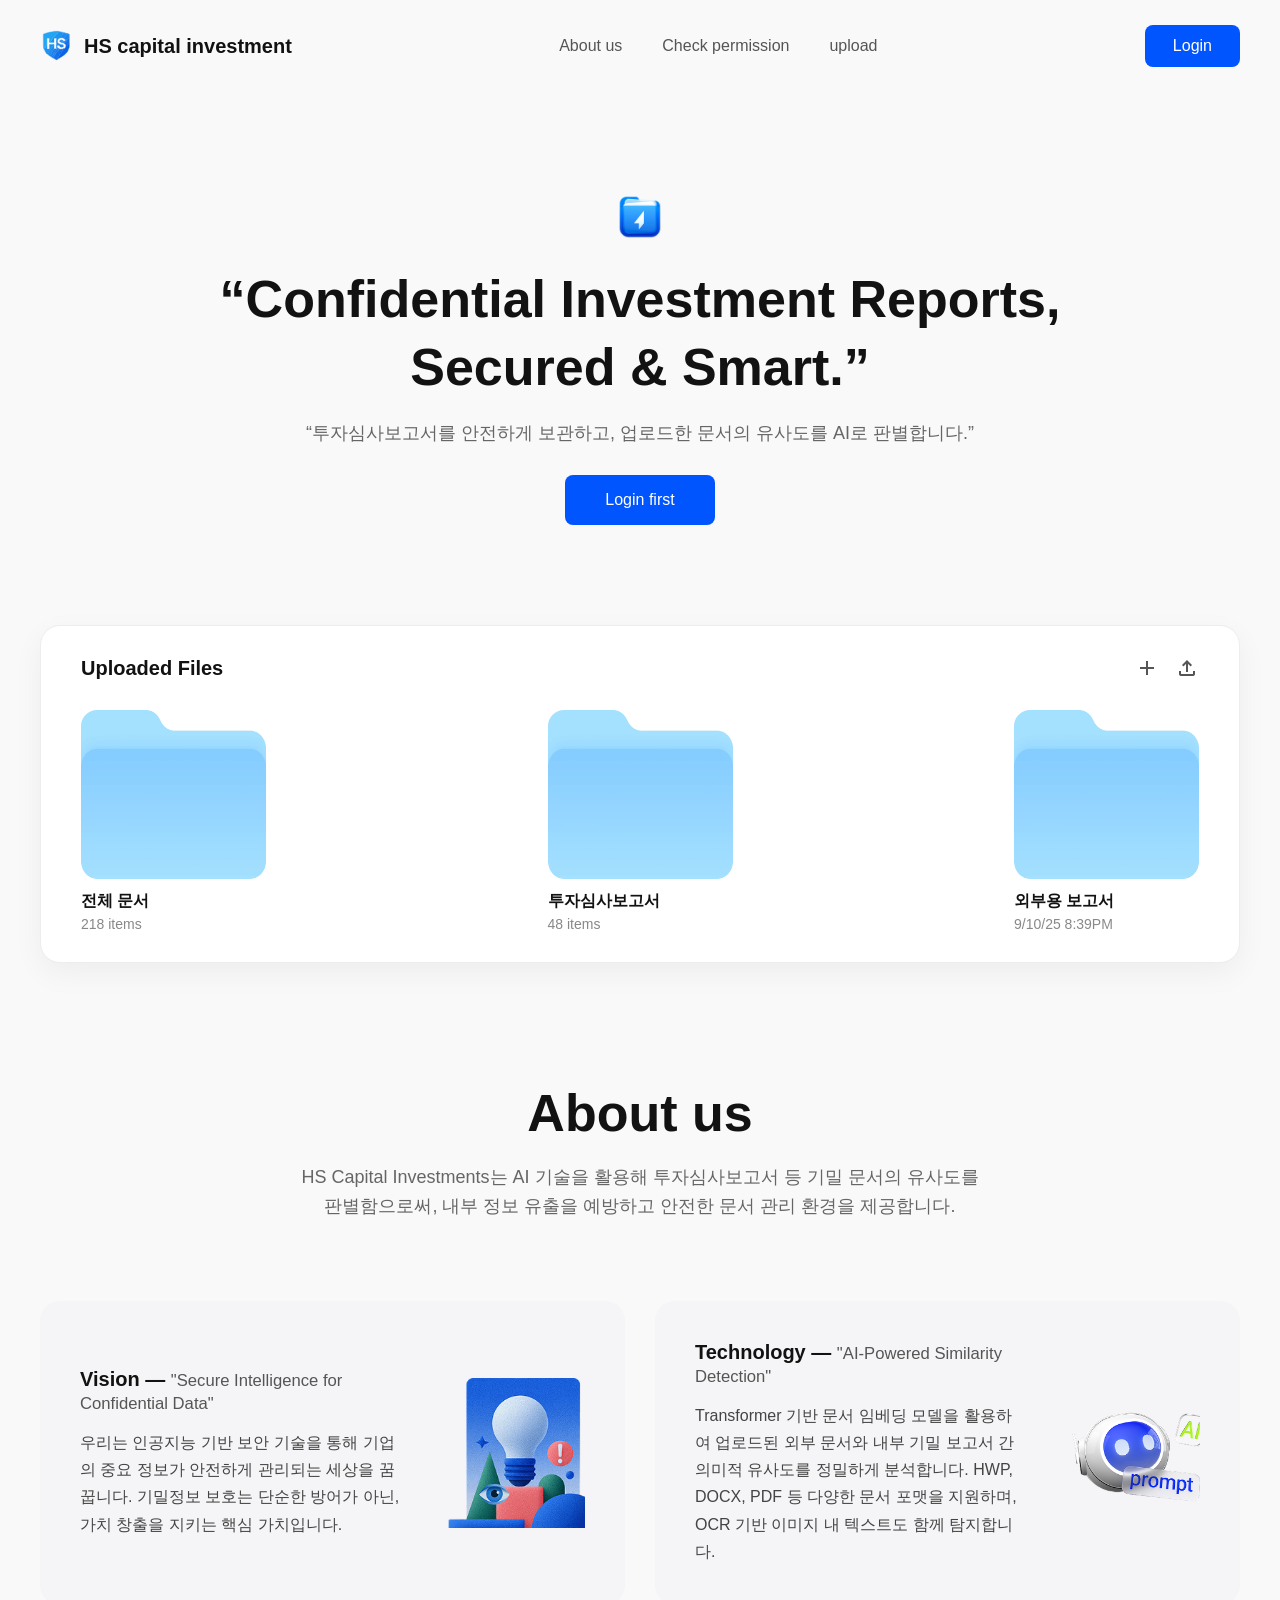
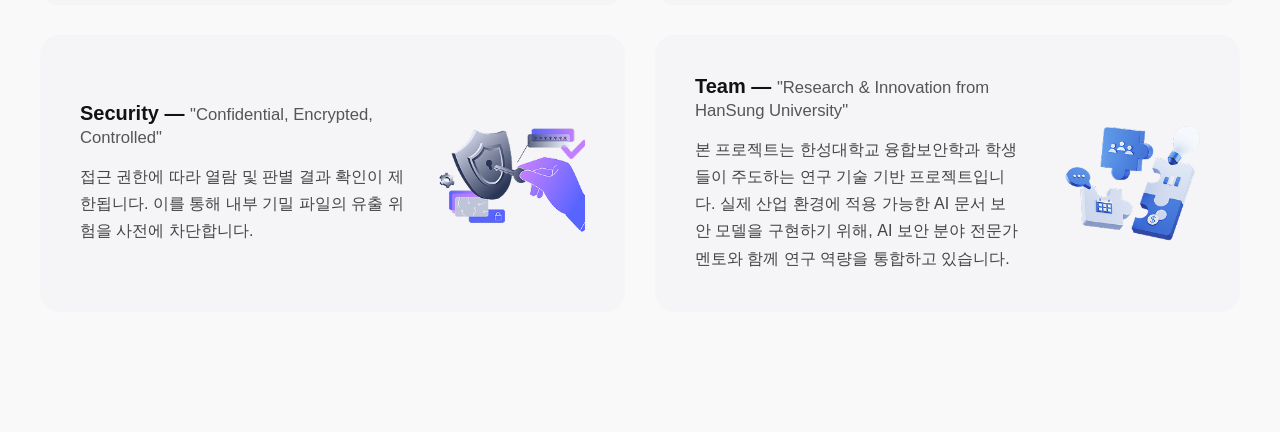
<file: v2_folder/HScapital/index.html>
<!DOCTYPE html>
<html lang="ko">
<head>
    <meta charset="UTF-8">
    <meta name="viewport" content="width=device-width, initial-scale=1.0">
    <title>HS Capital Investment</title>
    <link rel="stylesheet" href="style.css">
    <link rel="stylesheet" href="https://fonts.googleapis.com/css2?family=Material+Symbols+Outlined:opsz,wght,FILL,GRAD@24,400,0,0" />
</head>
<body>

    <div class="container">
        <header class="main-header">
            <div class="logo">
                <img src="images/logo.svg" alt="HS Capital Investment Logo">
                <span>HS capital investment</span>
            </div>
            <nav class="main-nav">
                <a href="#about-us">About us</a>
                <a href="#">Check permission</a>
                <a href="upload.html">upload</a>
            </nav>
            <a href="login.html" class="login-btn">Login</a>
        </header>

        <main class="hero-section">
            <img src="images/icon-lightning.svg" alt="Secure Icon" class="hero-icon">
            <h1>“Confidential Investment Reports,<br>Secured & Smart.”</h1>
            <p>“투자심사보고서를 안전하게 보관하고, 업로드한 문서의 유사도를 AI로 판별합니다.”</p>
            <a href="login.html" class="login-first-btn">Login first</a>
        </main>

        <section class="files-section">
            <div class="section-header">
                <h2>Uploaded Files</h2>
                <div class="action-icons">
                    <span class="material-symbols-outlined">add</span>
                    <span class="material-symbols-outlined">upload</span>
                </div>
            </div>
            <div class="folder-grid">
                <div class="folder-item">
                    <img src="images/icon-folder.svg" alt="Folder">
                    <strong>전체 문서</strong>
                    <span>218 items</span>
                </div>
                <div class="folder-item">
                    <img src="images/icon-folder.svg" alt="Folder">
                    <strong>투자심사보고서</strong>
                    <span>48 items</span>
                </div>
                <div class="folder-item">
                    <img src="images/icon-folder.svg" alt="Folder">
                    <strong>외부용 보고서</strong>
                    <span>9/10/25 8:39PM</span>
                </div>
                
            </div>
        </section>

        </section> <section id="about-us" class="about-section">
            <h2>About us</h2>
            <p class="about-subtitle">HS Capital Investments는 AI 기술을 활용해 투자심사보고서 등 기밀 문서의 유사도를 판별함으로써, 내부 정보 유출을 예방하고 안전한 문서 관리 환경을 제공합니다.</p>

            <div class="about-grid">
                <div class="about-item">
                    <div class="about-text">
                        <h3>Vision — <small>"Secure Intelligence for Confidential Data"</small></h3>
                        <p>우리는 인공지능 기반 보안 기술을 통해 기업의 중요 정보가 안전하게 관리되는 세상을 꿈꿉니다. 기밀정보 보호는 단순한 방어가 아닌, 가치 창출을 지키는 핵심 가치입니다.</p>
                    </div>
                    <img src="images/about-vision.png" alt="Vision">
                </div>
                <div class="about-item">
                    <div class="about-text">
                        <h3>Technology — <small>"AI-Powered Similarity Detection"</small></h3>
                        <p>Transformer 기반 문서 임베딩 모델을 활용하여 업로드된 외부 문서와 내부 기밀 보고서 간 의미적 유사도를 정밀하게 분석합니다. HWP, DOCX, PDF 등 다양한 문서 포맷을 지원하며, OCR 기반 이미지 내 텍스트도 함께 탐지합니다.</p>
                    </div>
                    <img src="images/about-tech.png" alt="Technology">
                </div>
                <div class="about-item">
                    <div class="about-text">
                        <h3>Security — <small>"Confidential, Encrypted, Controlled"</small></h3>
                        <p>접근 권한에 따라 열람 및 판별 결과 확인이 제한됩니다. 이를 통해 내부 기밀 파일의 유출 위험을 사전에 차단합니다.</p>
                    </div>
                    <img src="images/about-security.png" alt="Security">
                </div>
                <div class="about-item">
                    <div class="about-text">
                        <h3>Team — <small>"Research & Innovation from HanSung University"</small></h3>
                        <p>본 프로젝트는 한성대학교 융합보안학과 학생들이 주도하는 연구 기술 기반 프로젝트입니다. 실제 산업 환경에 적용 가능한 AI 문서 보안 모델을 구현하기 위해, AI 보안 분야 전문가 멘토와 함께 연구 역량을 통합하고 있습니다.</p>
                    </div>
                    <img src="images/about-team.png" alt="Team">
                </div>
            </div>
        </section>
    </div>

</body>
</html>
</file>
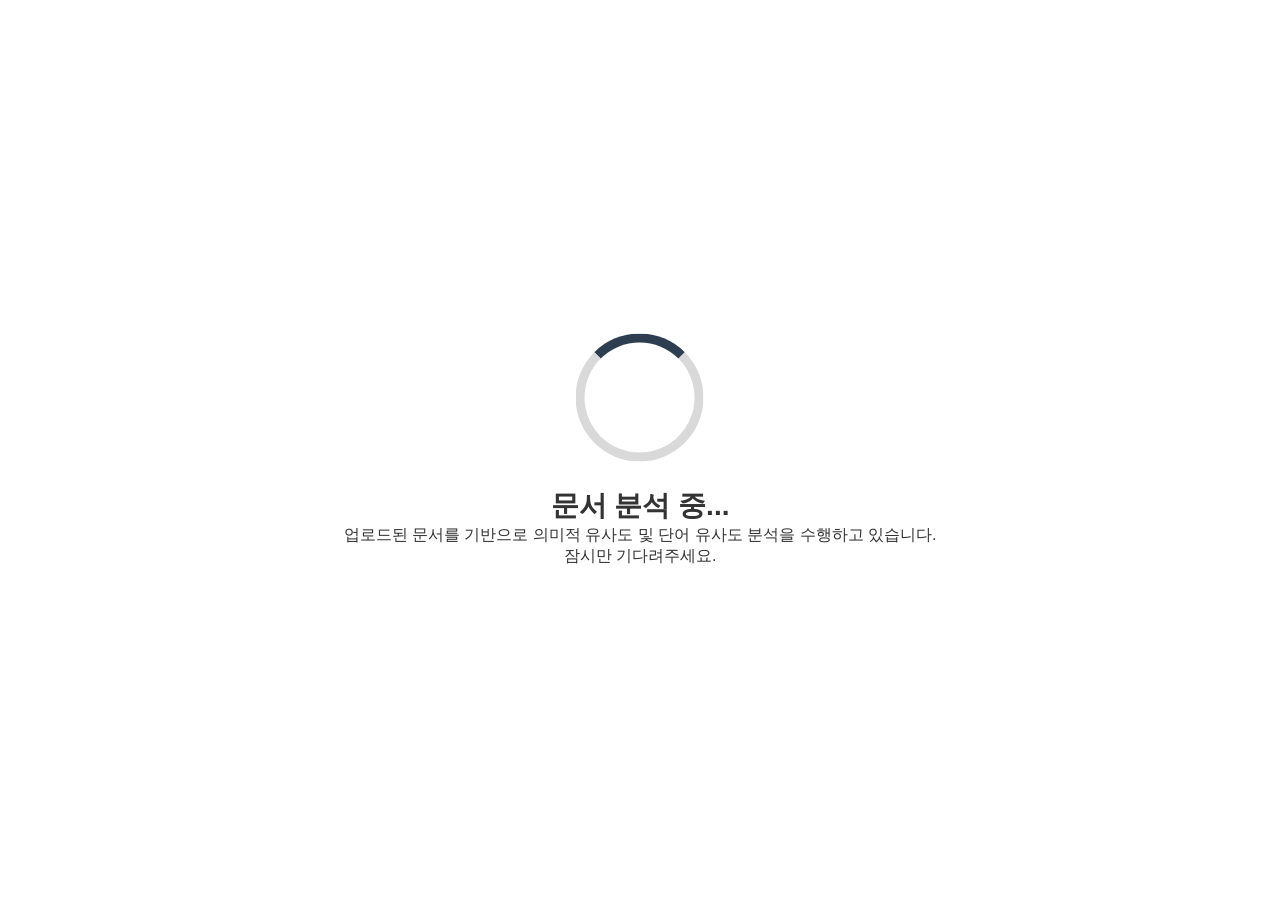
<file: final_version_folder/loading.html>
<!DOCTYPE html>
<html lang="ko">

<head>
    <meta charset="UTF-8">
    <title>문서 분석 중...</title>

    <!-- Pretendard 폰트 -->
    <link rel="stylesheet" href="upload.css">
    <link rel="stylesheet" href="loading.css">
</head>

<body>

    <div class="loading-container">
        <div class="spinner"></div>
        <div class="loading-title" style="font-size:28px; font-weight:700;">문서 분석 중...</div>
        <div class="loading-desc" style="font-size:16px;">업로드된 문서를 기반으로 의미적 유사도 및 단어 유사도 분석을 수행하고 있습니다.</div>
        <div class="loading-desc" style="font-size:16px;">잠시만 기다려주세요.</div>
    </div>

    <!-- run_query 결과 -->
    <div id="runquery-section" style="display:none;">
        <h1
            style="text-align:center; font-size:24px; font-weight:700; margin-top: 0; margin-bottom: 40; padding-top: 0;">
            TOP3 유사 문서</h1>
        <div id="runquery-result" class="result-list"></div>
    </div>

    <div id="llm-loading" style="margin-top: 40px; display:none; text-align:center;">
        <div class="spinner" style="width:60px; height:60px; border-width:5px; margin-bottom:15px;"></div>
        <div style="font-size:18px; font-weight:600;">LLM 요약 생성 중입니다...</div>
    </div>

    <button id="go-result-btn">결과 페이지로 이동</button>

    <script src="loading.js"></script>

</body>
</html>
</file>
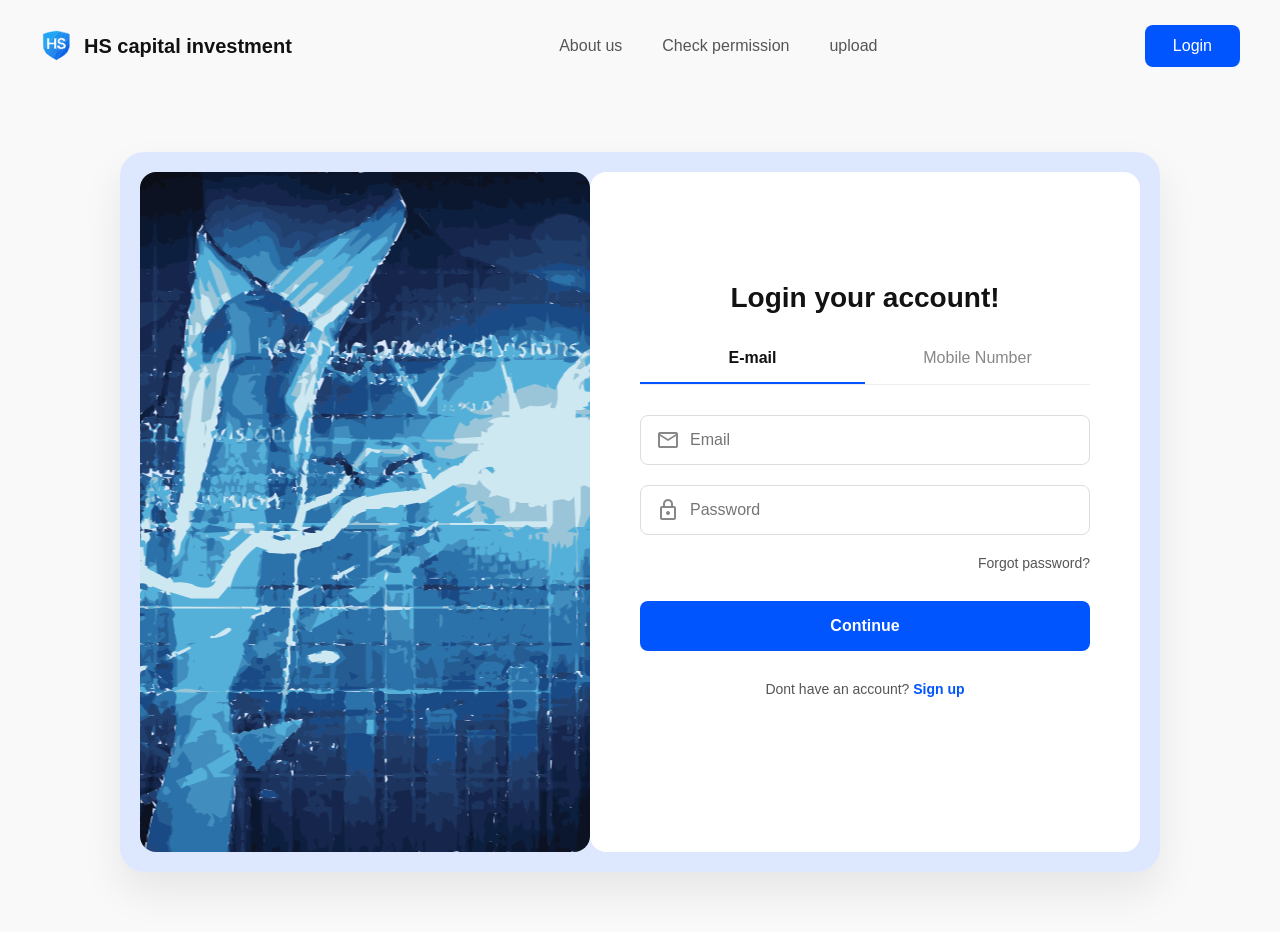
<file: v2_folder/HScapital/login.html>
<!DOCTYPE html>
<html lang="ko">
<head>
    <meta charset="UTF-8">
    <meta name="viewport" content="width=device-width, initial-scale=1.0">
    <title>Login - HS Capital Investment</title>
    <link rel="stylesheet" href="login.css">
    <link rel="stylesheet" href="https://fonts.googleapis.com/css2?family=Material+Symbols+Outlined:opsz,wght,FILL,GRAD@24,400,0,0" />
</head>
<body>
    <div class="container">
        <header class="main-header">
            <a href="index.html" class="logo"> <img src="images/logo.svg" alt="HS Capital Investment Logo">
                <span>HS capital investment</span>
            </a>
            <nav class="main-nav">
                <a href="index.html#about-us">About us</a>
                <a href="#">Check permission</a>
                <a href="upload.html">upload</a>
            </nav>
            <a href="login.html" class="login-btn">Login</a>
        </header>

        <main class="login-section">
            <div class="login-wrapper">
                <div class="image-panel">
                    </div>
                <div class="form-panel">
                    <h2>Login your account!</h2>

                    <div class="tabs">
                        <button class="tab-btn active">E-mail</button>
                        <button class="tab-btn">Mobile Number</button>
                    </div>

                    <form action="#">
                        <div class="input-group">
                            <span class="material-symbols-outlined">mail</span>
                            <input type="email" placeholder="Email">
                        </div>
                        <div class="input-group">
                            <span class="material-symbols-outlined">lock</span>
                            <input type="password" placeholder="Password">
                        </div>
                        
                        <a href="#" class="forgot-password">Forgot password?</a>

                        <button type="submit" class="continue-btn">Continue</button>
                    </form>

                    <p class="signup-link">
                    Dont have an account? <a href="signup.html">Sign up</a> </p>
                    </p>
                </div>
            </div>
        </main>
    </div>
</body>
</html>
</file>
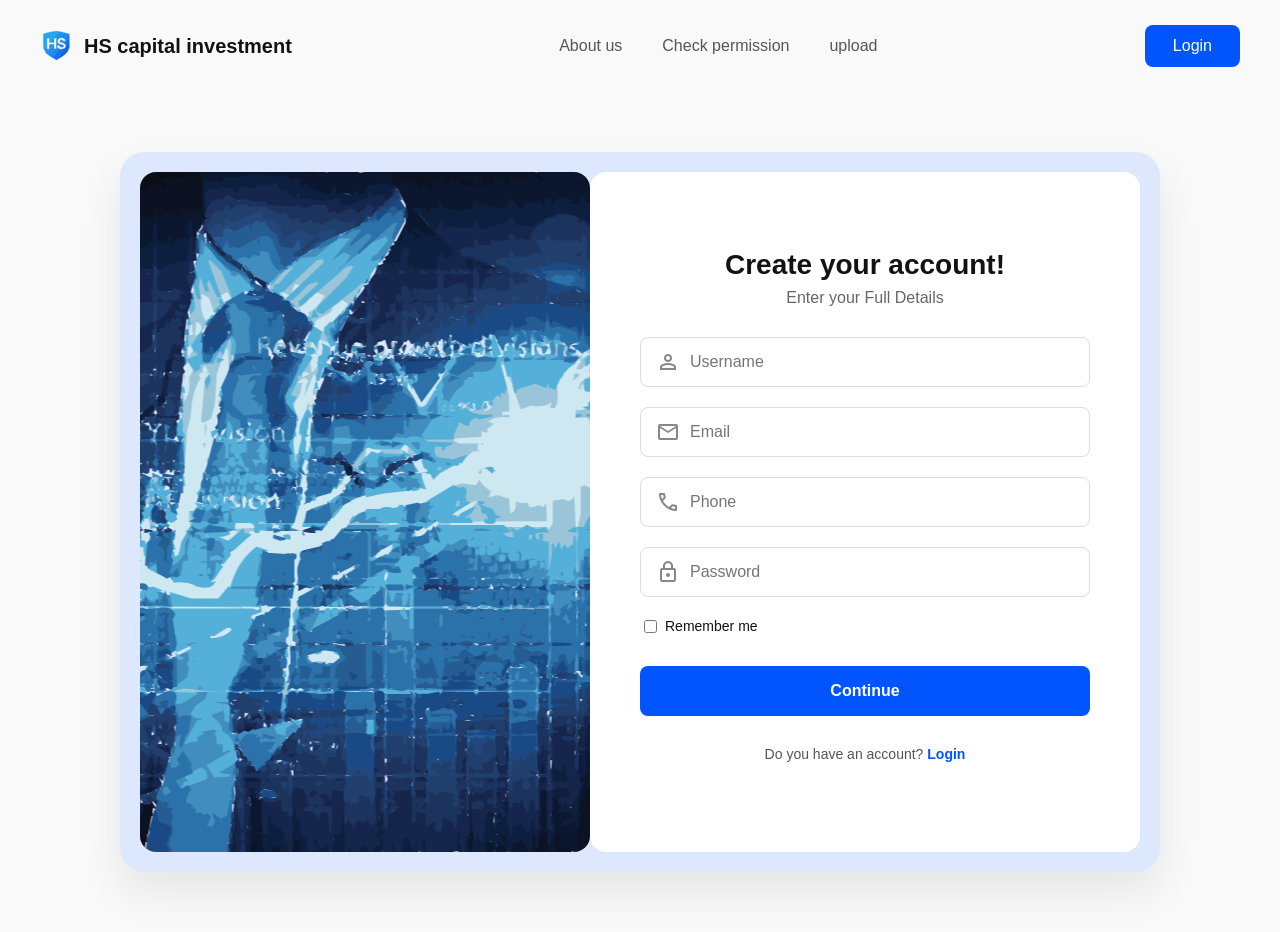
<file: v2_folder/HScapital/signup.html>
<!DOCTYPE html>
<html lang="ko">
<head>
    <meta charset="UTF-8">
    <meta name="viewport" content="width=device-width, initial-scale=1.0">
    <title>Sign Up - HS Capital Investment</title>
    <link rel="stylesheet" href="signup.css">
    <link rel="stylesheet" href="https://fonts.googleapis.com/css2?family=Material+Symbols+Outlined:opsz,wght,FILL,GRAD@24,400,0,0" />
</head>
<body>
    <div class="container">
        <header class="main-header">
            <a href="index.html" class="logo">
                <img src="images/logo.svg" alt="HS Capital Investment Logo">
                <span>HS capital investment</span>
            </a>
            <nav class="main-nav">
                <a href="index.html#about-us">About us</a>
                <a href="#">Check permission</a>
                <a href="upload.html">upload</a>
            </nav>
            <a href="login.html" class="login-btn">Login</a>
        </header>

        <main class="signup-section">
            <div class="signup-wrapper">
                <div class="image-panel">
                    </div>
                <div class="form-panel">
                    <h2>Create your account!</h2>
                    <p class="subtitle">Enter your Full Details</p>

                    <form action="#">
                        <div class="input-group">
                            <span class="material-symbols-outlined">person</span>
                            <input type="text" placeholder="Username">
                        </div>
                        <div class="input-group">
                            <span class="material-symbols-outlined">mail</span>
                            <input type="email" placeholder="Email">
                        </div>
                        <div class="input-group">
                            <span class="material-symbols-outlined">call</span>
                            <input type="tel" placeholder="Phone">
                        </div>
                        <div class="input-group">
                            <span class="material-symbols-outlined">lock</span>
                            <input type="password" placeholder="Password">
                        </div>
                        
                        <div class="remember-me">
                            <input type="checkbox" id="remember">
                            <label for="remember">Remember me</label>
                        </div>

                        <button type="submit" class="continue-btn">Continue</button>
                    </form>

                    <p class="login-link">
                        Do you have an account? <a href="login.html">Login</a>
                    </p>
                </div>
            </div>
        </main>
    </div>
</body>
</html>
</file>
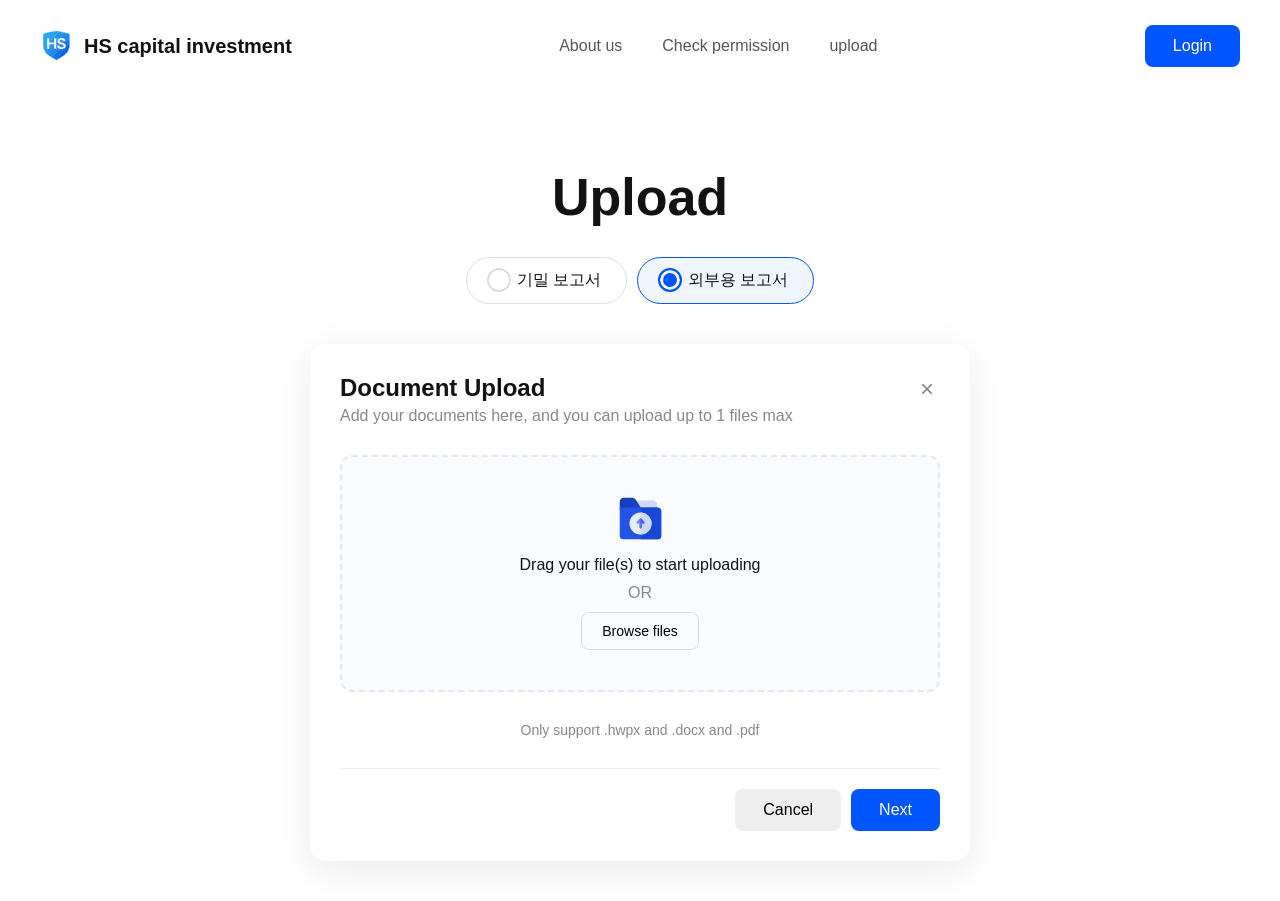
<file: v2_folder/HScapital/upload.html>
<!DOCTYPE html>
<html lang="ko">
<head>
    <meta charset="UTF-8">
    <meta name="viewport" content="width=device-width, initial-scale=1.0">
    <title>Upload - HS Capital Investment</title>
    <link rel="stylesheet" href="upload.css">
    <link rel="stylesheet" href="https://fonts.googleapis.com/css2?family=Material+Symbols+Outlined:opsz,wght,FILL,GRAD@24,400,0,0" />
</head>
<body>
    <div class="container">
        <header class="main-header">
            <a href="index.html" class="logo">
                <img src="images/logo.svg" alt="HS Capital Investment Logo">
                <span>HS capital investment</span>
            </a>
            <nav class="main-nav">
                <a href="index.html#about-us">About us</a>
                <a href="#">Check permission</a>
                <a href="upload.html">upload</a>
            </nav>
            <a href="login.html" class="login-btn">Login</a>
        </header>

        <main class="upload-main">
            <h1>Upload</h1>
            <div class="report-type-selection">
                <input type="radio" id="type-internal" name="report-type">
                <label for="type-internal">기밀 보고서</label>
                <input type="radio" id="type-external" name="report-type" checked>
                <label for="type-external">외부용 보고서</label>
            </div>

            <div class="uploader-card">
                <div class="card-header">
                    <div>
                        <h2>Document Upload</h2>
                        <p>Add your documents here, and you can upload up to 1 files max</p>
                    </div>
                    <button class="close-btn">&times;</button>
                </div>
                
                <div class="drop-zone">
                    <input type="file" id="file-input" hidden>
                    <img src="images/icon-upload.svg" alt="Upload Icon">
                    <p>Drag your file(s) to start uploading</p>
                    <span>OR</span>
                    <button type="button" class="browse-btn">Browse files</button>
                </div>

                <p class="support-text">Only support .hwpx and .docx and .pdf</p>

                <div class="file-list"></div>

                <div class="card-footer">
                    <button type="button" class="cancel-btn">Cancel</button>
                    <button type="button" class="next-btn">Next</button>
                </div>
            </div>
        </main>
    </div>
    <script src="upload.js"></script>
</body>
</html>
</file>
<file: v2_folder/HScapital/style.css>
/* 기본 스타일 */
body {
    font-family: -apple-system, BlinkMacSystemFont, "Apple SD Gothic Neo", "Pretendard", "Roboto", "Segoe UI", sans-serif;
    margin: 0;
    background-color: #F9F9F9; /* 전체 배경색 */
    color: #121212; /* 기본 글자색 */
    -webkit-font-smoothing: antialiased; /* 폰트 부드럽게 */
}

a {
    text-decoration: none;
    color: inherit;
}

.container {
    max-width: 1200px; /* 콘텐츠 최대 너비 */
    margin: 0 auto; /* 가운데 정렬 */
    padding: 0 40px; /* 좌우 여백 */
}

/* 헤더 스타일 */
.main-header {
    display: flex;
    justify-content: space-between;
    align-items: center;
    padding: 25px 0;
}

.logo {
    display: flex;
    align-items: center;
    font-size: 20px;
    font-weight: 600;
}
.logo img { height: 32px; margin-right: 12px; }

.main-nav { display: flex; gap: 40px; /* 메뉴 간격 */ }
.main-nav a { color: #555; }
.login-btn {
    background-color: #0055FF;
    color: white;
    font-weight: 500;
    padding: 12px 28px;
    border-radius: 8px;
}

/* 메인(히어로) 섹션 스타일 */
.hero-section {
    text-align: center;
    padding: 100px 0;
}
.hero-icon { height: 50px; margin-bottom: 20px; }
.hero-section h1 {
    font-size: 52px;
    font-weight: 700;
    line-height: 1.3;
    margin: 0 0 20px 0;
}
.hero-section p {
    font-size: 18px;
    color: #666;
    margin-bottom: 30px;
}
.login-first-btn {
    background-color: #0055FF;
    color: white;
    font-weight: 500;
    padding: 16px 40px;
    border-radius: 8px;
    font-size: 16px;
    display: inline-block; /* a태그 패딩 적용 위함 */
}

/* 파일 섹션 스타일 */
.files-section {
    background-color: white;
    border: 1px solid #EDEDED;
    border-radius: 20px;
    padding: 30px 40px;
    box-shadow: 0 10px 30px rgba(0, 0, 0, 0.05);
}
.section-header {
    display: flex;
    justify-content: space-between;
    align-items: center;
    margin-bottom: 30px;
}
.section-header h2 { font-size: 20px; margin: 0; }
.action-icons { display: flex; gap: 16px; color: #555; }
.action-icons span { cursor: pointer; }

.folder-grid {
    display: flex;
    justify-content: space-between;
    gap: 20px;
}
.folder-item {
    display: flex;
    flex-direction: column; /* 아이템을 세로로 정렬 */
    align-items: flex-start; /* 왼쪽 정렬 */
}
.folder-item img { width: 100%; margin-bottom: 12px; }
.folder-item strong { font-size: 16px; font-weight: 600; margin-bottom: 4px; }
.folder-item span { font-size: 14px; color: #888; }

/* --- About Us 섹션 스타일 --- */
.about-section {
    padding: 120px 0; /* 위아래로 넉넉한 여백 */
    text-align: center;
}

.about-section h2 {
    font-size: 52px;
    font-weight: 700;
    margin: 0 0 20px 0;
}

.about-subtitle {
    font-size: 18px;
    color: #666;
    max-width: 700px;
    margin: 0 auto 80px auto; /* 가운데 정렬 및 아래 여백 */
    line-height: 1.6;
}

.about-grid {
    display: grid;
    grid-template-columns: 1fr 1fr; /* 2개의 열 */
    gap: 30px; /* 아이템 사이의 간격 */
    text-align: left;
}

.about-item {
    background-color: #F5F5F7; /* 연한 회색 배경 */
    border-radius: 20px;
    padding: 40px;
    display: flex;
    align-items: center;
    gap: 30px;
}

.about-item .about-text {
    flex: 1;
}

.about-item h3 {
    font-size: 20px;
    margin: 0 0 15px 0;
}
.about-item h3 small {
    font-weight: 500;
    color: #555;
}

.about-item p {
    font-size: 16px;
    color: #444;
    line-height: 1.7;
    margin: 0;
}

.about-item img {
    max-width: 150px;
    height: auto;
}

/* body 태그에 스크롤 부드럽게 하는 효과 추가 */
html {
    scroll-behavior: smooth;
}
</file>
<file: final_version_folder/upload.css>
/* ------------------------------
   기본 페이지 스타일
------------------------------ */
body {
    font-family: -apple-system, BlinkMacSystemFont, "Pretendard", sans-serif;
    margin: 0;
    background-color: #FFF;
    color: #121212;
}

.container {
    max-width: 1200px;
    margin: 0 auto;
    padding: 0 40px;
}

/* ------------------------------
   헤더
------------------------------ */
.main-header {
    display: flex;
    align-items: center;
    padding: 25px 0;
}

.logo {
    display: flex;
    align-items: center;
    font-size: 20px;
    font-weight: 600;
}

.logo img {
    height: 32px;
    margin-right: 12px;
}

/* ------------------------------
   메인 업로드 UI
------------------------------ */
.upload-main {
    text-align: center;
    padding: 40px 0;
}

.upload-main h1 {
    font-size: 52px;
    font-weight: 700;
    margin-top: 0px;
    margin-bottom: 30px;
}

/* ------------------------------
   업로드 카드
------------------------------ */
.uploader-card {
    max-width: 600px;
    margin: auto;
    background-color: white;
    border-radius: 16px;
    box-shadow: 0 10px 40px rgba(0, 0, 0, 0.08);
    padding: 30px;
    text-align: left;
}

.card-header {
    display: flex;
    justify-content: space-between;
    align-items: flex-start;
}

.card-header h2 {
    margin: 0;
    font-size: 22px;
}

.card-header p {
    margin: 0;
    color: #888;
}

.close-btn {
    background: none;
    border: none;
    font-size: 24px;
    cursor: pointer;
    color: #888;
}

/* ------------------------------
   드롭존 영역
------------------------------ */
.drop-zone {
    border: 2px dashed #d0d0d0;
    border-radius: 12px;
    padding: 40px;
    margin: 30px 0;
    text-align: center;
    background-color: #f6f6f6;

    display: flex;
    flex-direction: column;
    align-items: center;
}

.drop-zone.dragover {
    border-color: rgb(175, 175, 175);
    background-color: #d9d9d9;
}

.drop-zone img {
    margin-bottom: 16px;
}

.drop-zone p {
    font-size: 16px;
    font-weight: 500;
    margin: 0;
}

.drop-zone span {
    color: #888;
    margin: 10px 0;
}

.browse-btn {
    background: none;
    border: 1px solid #ddd;
    border-radius: 8px;
    padding: 10px 20px;
    font-size: 14px;
    font-weight: 500;
    cursor: pointer;
}

.browse-btn:hover {
    background-color: #dbdbdb;
    color: black;
}

/* ------------------------------
   지원 형식 텍스트
------------------------------ */
.support-text {
    font-size: 14px;
    color: #888;
    text-align: center;
}

/* ------------------------------
   파일 정보 리스트
------------------------------ */
.file-list {
    margin-top: 20px;
}

.file-item {
    display: flex;
    align-items: center;
    border: 1px solid #eee;
    border-radius: 8px;
    padding: 15px;
    margin-bottom: 10px;
}

.file-icon {
    font-size: 32px;
    margin-right: 15px;
    filter: grayscale(100%);
}

.file-info .file-name {
    font-size: 14px;
    font-weight: 600;
}

.file-info .file-size {
    font-size: 12px;
    color: #888;
}

/* ------------------------------
   Footer 버튼
------------------------------ */
.card-footer {
    display: flex;
    justify-content: flex-end;
    gap: 10px;
    margin-top: 30px;
    border-top: 1px solid #eee;
    padding-top: 20px;
}

.cancel-btn {
    background: #eee;
    border: none;
    padding: 12px 28px;
    border-radius: 8px;
    font-size: 16px;
    font-weight: 500;
    cursor: pointer;
}

.cancel-btn:hover {
    background-color: #dbdbdb;
    color: black;
}

.next-btn {
    background-color: black;
    color: white;
    border: none;
    padding: 12px 28px;
    border-radius: 8px;
    font-size: 16px;
    font-weight: 500;
    cursor: pointer;
}

.next-btn:hover {
    background-color: rgb(54, 54, 54);
    color: white;
}

img {
    filter: grayscale(100%);
}
</file>
<file: final_version_folder/loading.css>
body {
    text-align: center;
    position: absolute;
    top: 50%;
    left: 50%;
    transform: translate(-50%, -50%);
}

.loading-container {
    color: #333;
}

/* 로딩 스피너 */
.spinner {
    width: 110px;
    height: 110px;
    border: 9px solid #d9d9d9;
    border-top-color: #2c3e50;
    border-radius: 50%;
    animation: spin 1s linear infinite;
    margin: 0 auto 25px auto;
}

@keyframes spin {
    to {
        transform: rotate(360deg);
    }
}

/* 원그래프 + 중앙정렬 */
.result-list {
    display: flex;
    justify-content: center;
    gap: 70px;
    margin-top: 25px;
}

.doc-card {
    width: 150px;
    text-align: center;
    font-size: 16px;
    font-weight: 600;
    word-break: keep-all;
}

.circle-chart {
    width: 150px;
    height: 150px;
    margin: 0 auto;
    position: relative;
}

.circle-chart svg {
    width: 100%;
    height: 100%;
    overflow: visible;
}

.circle-bg {
    fill: none;
    stroke: #e6e9ef;
    stroke-width: 12;
}

.circle-progress {
    fill: none;
    stroke: #2c3e50;
    stroke-width: 12;
    stroke-linecap: round;
}

.circle-text {
    font-size: 22px;
    font-weight: 700;
    fill: black;
    text-anchor: middle;
    dominant-baseline: middle;
}

/* 결과 페이지 이동 버튼 */
#go-result-btn {
    margin-top: 40px;
    padding: 14px 28px;
    font-size: 18px;
    border: none;
    border-radius: 10px;
    background-color: white;
    color: black;
    display: none;
    cursor: pointer;
    text-decoration: none;
    font-weight: bold;
    transition: 0.2s;
}

#go-result-btn:hover {
    background-color: black;
    color: white;
    transform: translateY(-2px);
}
</file>
<file: v2_folder/HScapital/login.css>
/* login.css */

/* 기본 스타일 & 헤더 (style.css에서 가져옴) */
body {
    font-family: -apple-system, BlinkMacSystemFont, "Apple SD Gothic Neo", "Pretendard", "Roboto", "Segoe UI", sans-serif;
    margin: 0;
    background-color: #F9F9F9;
    color: #121212;
    -webkit-font-smoothing: antialiased;
}

a { text-decoration: none; color: inherit; }
.container { max-width: 1200px; margin: 0 auto; padding: 0 40px; }

.main-header { display: flex; justify-content: space-between; align-items: center; padding: 25px 0; }
.logo { display: flex; align-items: center; font-size: 20px; font-weight: 600; }
.logo img { height: 32px; margin-right: 12px; }
.main-nav { display: flex; gap: 40px; }
.main-nav a { color: #555; }
.login-btn { background-color: #0055FF; color: white; font-weight: 500; padding: 12px 28px; border-radius: 8px; }

/* --- 로그인 폼 전용 스타일 --- */
.login-section {
    display: flex;
    justify-content: center;
    align-items: center;
    padding: 60px 0;
}

.login-wrapper {
    display: flex;
    width: 1000px;
    height: 680px; /* 기존 600px에서 680px로 수정 */
    background-color: #DDE8FF; /* 연한 파랑 배경 */
    border-radius: 24px;
    padding: 20px;
    box-shadow: 0 20px 40px rgba(0, 0, 0, 0.08);
}

.image-panel {
    flex: 1; /* 왼쪽 패널이 남는 공간을 모두 차지 */
    background-image: url('images/login-bg.svg'); /* <<< Figma에서 왼쪽 패널 이미지를 이 이름으로 저장하세요! */
    background-size: cover;
    background-position: center;
    border-radius: 16px;
}

.form-panel {
    flex: 1; /* 오른쪽 패널 */
    background-color: white;
    border-radius: 16px;
    padding: 50px;
    display: flex;
    flex-direction: column;
    justify-content: center;
}

.form-panel h2 {
    font-size: 28px;
    font-weight: 600;
    margin: 0 0 20px 0;
    text-align: center;
}

.tabs {
    display: flex;
    border-bottom: 1px solid #eee;
    margin-bottom: 30px;
}
.tab-btn {
    flex: 1;
    padding: 15px;
    border: none;
    background: none;
    font-size: 16px;
    cursor: pointer;
    color: #888;
    border-bottom: 2px solid transparent;
}
.tab-btn.active {
    color: #121212;
    font-weight: 600;
    border-bottom-color: #0055FF;
}

.input-group {
    display: flex;
    align-items: center;
    border: 1px solid #ddd;
    border-radius: 8px;
    padding: 0 15px;
    margin-bottom: 20px;
}
.input-group span { color: #888; }
.input-group input {
    flex: 1;
    border: none;
    outline: none;
    padding: 15px 10px;
    font-size: 16px;
}

.forgot-password {
    display: block;
    text-align: right;
    font-size: 14px;
    color: #555;
    margin-bottom: 30px;
}

.continue-btn {
    width: 100%;
    background-color: #0055FF; /* 비활성화된 듯한 연한 파랑 */
    color: white;
    font-size: 16px;
    font-weight: 600;
    padding: 16px;
    border: none;
    border-radius: 8px;
    cursor: pointer;
}

.signup-link {
    text-align: center;
    margin-top: 30px;
    font-size: 14px;
    color: #555;
}
.signup-link a {
    color: #0055FF;
    font-weight: 600;
}
</file>
<file: v2_folder/HScapital/signup.css>
/* signup.css */

/* 기본 스타일 & 헤더 (login.css에서 가져옴) */
body {
    font-family: -apple-system, BlinkMacSystemFont, "Apple SD Gothic Neo", "Pretendard", "Roboto", "Segoe UI", sans-serif;
    margin: 0;
    background-color: #F9F9F9;
    color: #121212;
    -webkit-font-smoothing: antialiased;
}

a { text-decoration: none; color: inherit; }
.container { max-width: 1200px; margin: 0 auto; padding: 0 40px; }

.main-header { display: flex; justify-content: space-between; align-items: center; padding: 25px 0; }
.logo { display: flex; align-items: center; font-size: 20px; font-weight: 600; }
.logo img { height: 32px; margin-right: 12px; }
.main-nav { display: flex; gap: 40px; }
.main-nav a { color: #555; }
.login-btn { background-color: #0055FF; color: white; font-weight: 500; padding: 12px 28px; border-radius: 8px; }

/* --- 회원가입 폼 전용 스타일 --- */
.signup-section {
    display: flex;
    justify-content: center;
    align-items: center;
    padding: 60px 0;
}

.signup-wrapper {
    display: flex;
    width: 1000px;
    height: 680px; /* min-height를 height로 바꾸고 값을 680px로 수정 */
    background-color: #DDE8FF;
    border-radius: 24px;
    padding: 20px;
    box-shadow: 0 20px 40px rgba(0, 0, 0, 0.08);
}

.image-panel {
    flex: 1;
    background-image: url('images/login-bg.svg'); /* 로그인과 동일한 배경 이미지 사용 */
    background-size: cover;
    background-position: center;
    border-radius: 16px;
}

.form-panel {
    flex: 1;
    background-color: white;
    border-radius: 16px;
    padding: 50px;
    display: flex;
    flex-direction: column;
    justify-content: center;
}

.form-panel h2 {
    font-size: 28px;
    font-weight: 600;
    margin: 0;
    text-align: center;
}

.subtitle {
    text-align: center;
    color: #666;
    margin-top: 8px;
    margin-bottom: 30px;
}

.input-group {
    display: flex;
    align-items: center;
    border: 1px solid #ddd;
    border-radius: 8px;
    padding: 0 15px;
    margin-bottom: 20px;
}
.input-group span { color: #888; }
.input-group input {
    flex: 1;
    border: none;
    outline: none;
    padding: 15px 10px;
    font-size: 16px;
}

.remember-me {
    display: flex;
    align-items: center;
    margin-bottom: 30px;
    font-size: 14px;
}
.remember-me input { margin-right: 8px; }

.continue-btn {
    width: 100%;
    background-color: #0055FF;
    color: white;
    font-size: 16px;
    font-weight: 600;
    padding: 16px;
    border: none;
    border-radius: 8px;
    cursor: pointer;
}

.login-link {
    text-align: center;
    margin-top: 30px;
    font-size: 14px;
    color: #555;
}
.login-link a {
    color: #0055FF;
    font-weight: 600;
}
</file>
<file: v2_folder/HScapital/upload.css>
/* upload.css */

/* 기본 스타일 & 헤더 (다른 css에서 가져옴) */
body { font-family: -apple-system, BlinkMacSystemFont, "Pretendard", sans-serif; margin: 0; background-color: #FFF; color: #121212; }
.container { max-width: 1200px; margin: 0 auto; padding: 0 40px; }
.main-header { display: flex; justify-content: space-between; align-items: center; padding: 25px 0; }
a { text-decoration: none; color: inherit; }
.logo { display: flex; align-items: center; font-size: 20px; font-weight: 600; }
.logo img { height: 32px; margin-right: 12px; }
.main-nav { display: flex; gap: 40px; }
.main-nav a { color: #555; }
.login-btn { background-color: #0055FF; color: white; font-weight: 500; padding: 12px 28px; border-radius: 8px; }

/* 업로드 페이지 전용 스타일 */
.upload-main { text-align: center; padding: 40px 0; }
.upload-main h1 { font-size: 52px; font-weight: 700; margin-bottom: 30px; }

.report-type-selection { margin-bottom: 40px; display: flex; justify-content: center; gap: 10px; }
.report-type-selection input[type="radio"] { display: none; }
.report-type-selection label {
    padding: 12px 25px 12px 50px;
    border: 1px solid #ddd;
    border-radius: 30px;
    cursor: pointer;
    position: relative;
    font-size: 16px;
    font-weight: 500;
}
.report-type-selection label::before {
    content: '';
    width: 20px; height: 20px;
    border: 2px solid #ddd;
    border-radius: 50%;
    position: absolute; left: 20px; top: 50%;
    transform: translateY(-50%);
}
.report-type-selection input[type="radio"]:checked + label {
    border-color: #0055FF;
    background-color: #F0F6FF;
}
.report-type-selection input[type="radio"]:checked + label::before {
    border-color: #0055FF;
    background-color: #0055FF;
    box-shadow: inset 0 0 0 3px white;
}

.uploader-card {
    max-width: 600px; margin: auto;
    background-color: white; border-radius: 16px;
    box-shadow: 0 10px 40px rgba(0,0,0,0.08);
    text-align: left; padding: 30px;
}
.card-header { display: flex; justify-content: space-between; align-items: flex-start; }
.card-header h2 { margin: 0 0 5px 0; }
.card-header p { margin: 0; color: #888; }
.close-btn { background: none; border: none; font-size: 24px; cursor: pointer; color: #888; }

.drop-zone {
    border: 2px dashed #DDE8FF; border-radius: 12px;
    padding: 40px; margin: 30px 0;
    text-align: center; display: flex; flex-direction: column; align-items: center;
    background-color: #F9FBFF;
}
.drop-zone.dragover { /* 드래그 중일 때 스타일 */
    border-color: #0055FF;
    background-color: #F0F6FF;
}
.drop-zone img { margin-bottom: 16px; }
.drop-zone p { font-size: 16px; font-weight: 500; margin: 0; }
.drop-zone span { color: #888; margin: 10px 0; }
.browse-btn {
    background: none; border: 1px solid #ddd;
    border-radius: 8px; padding: 10px 20px;
    font-size: 14px; font-weight: 500; cursor: pointer;
}
.support-text { font-size: 14px; color: #888; text-align: center; }

.file-list { margin-top: 20px; }
.file-item {
    display: flex; align-items: center;
    border: 1px solid #eee; border-radius: 8px;
    padding: 15px; margin-bottom: 10px;
}
.file-item img {
    width: 40px;  /* 이미지 너비 고정 */
    height: 40px; /* 이미지 높이 고정 */
    object-fit: contain; /* 이미지가 잘리지 않도록 설정 */
    margin-right: 15px;
}

.file-info { flex-grow: 1; }
.file-info strong { font-size: 14px; }
.file-info span { font-size: 12px; color: #888; display: block; }
.remove-btn {
    background: #eee; color: #555;
    border: none; border-radius: 50%;
    width: 24px; height: 24px;
    font-size: 16px; cursor: pointer;
    display: flex; align-items: center; justify-content: center;
}

.card-footer {
    display: flex; justify-content: flex-end;
    gap: 10px; margin-top: 30px; border-top: 1px solid #eee;
    padding-top: 20px;
}
.cancel-btn, .next-btn {
    padding: 12px 28px; border-radius: 8px; font-size: 16px;
    font-weight: 500; cursor: pointer;
}
.cancel-btn { background: #eee; border: none; }
.next-btn { background-color: #0055FF; color: white; border: none; }
</file>
